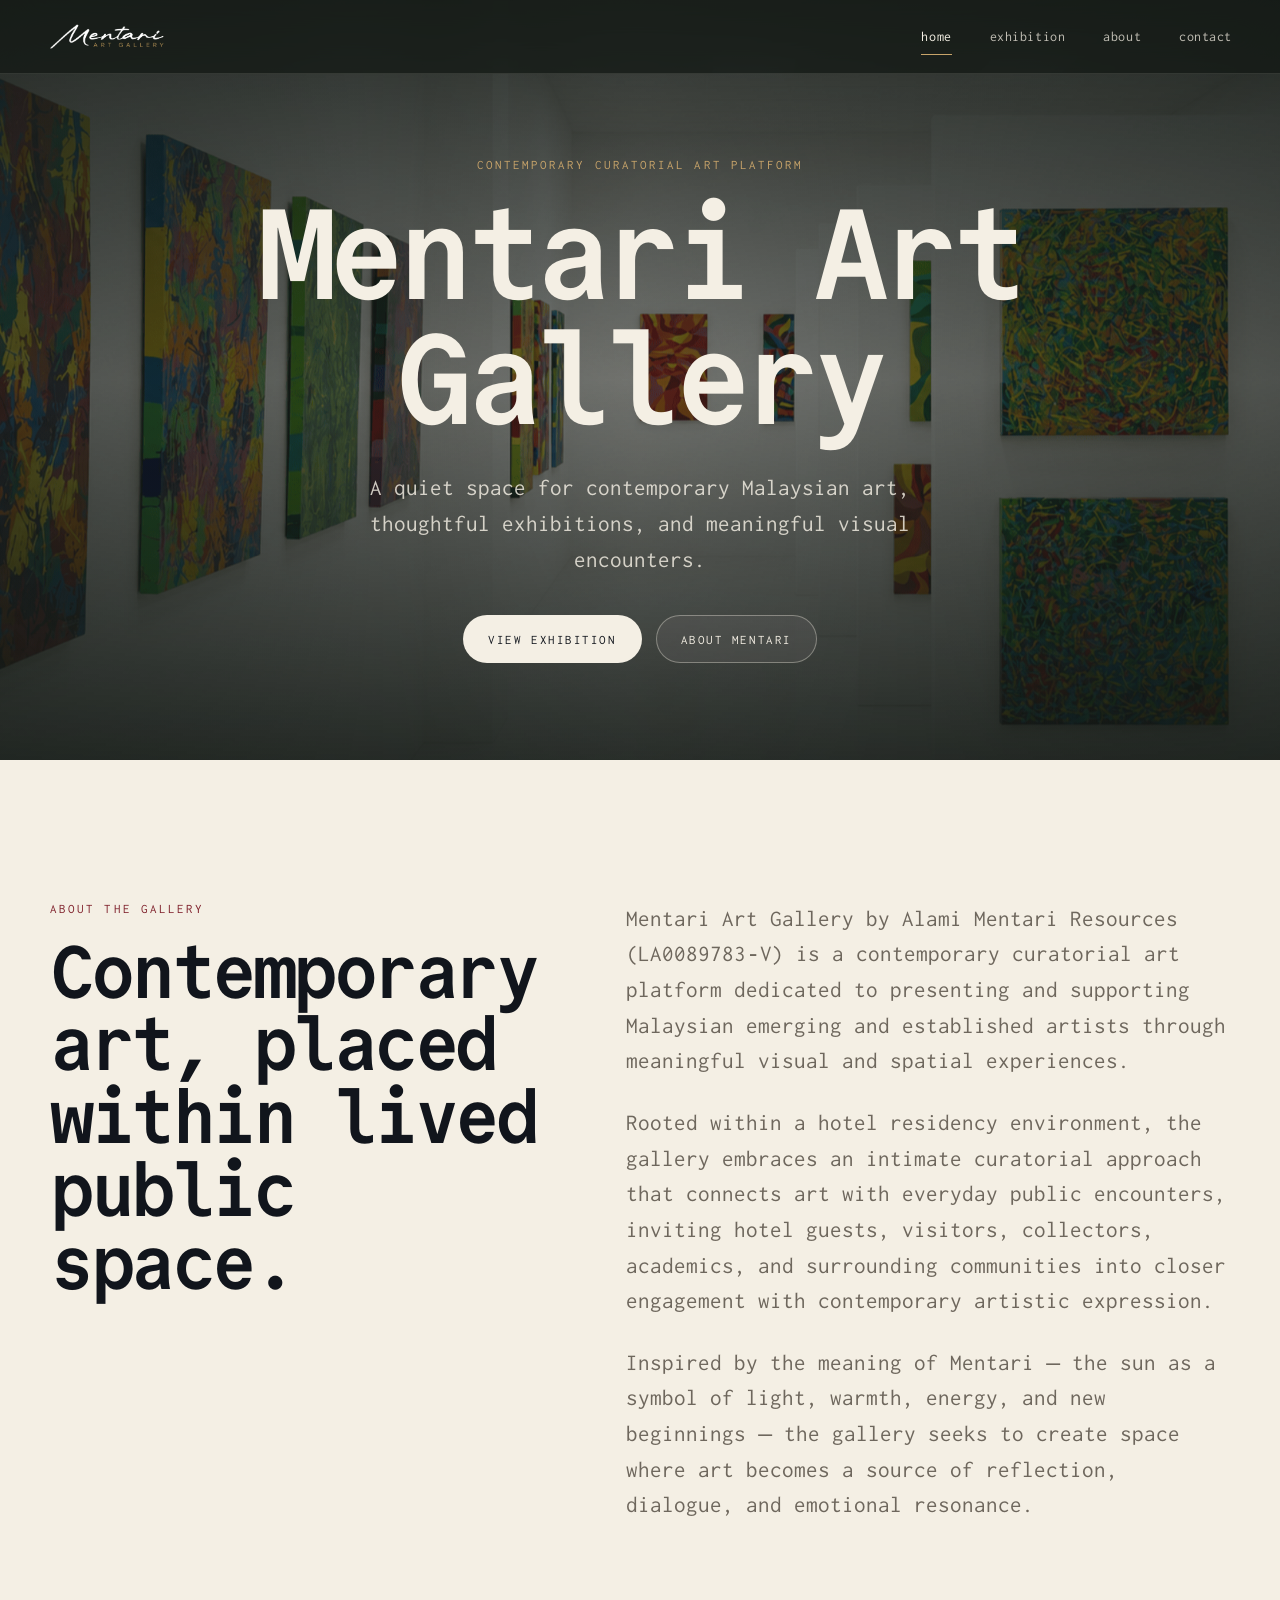
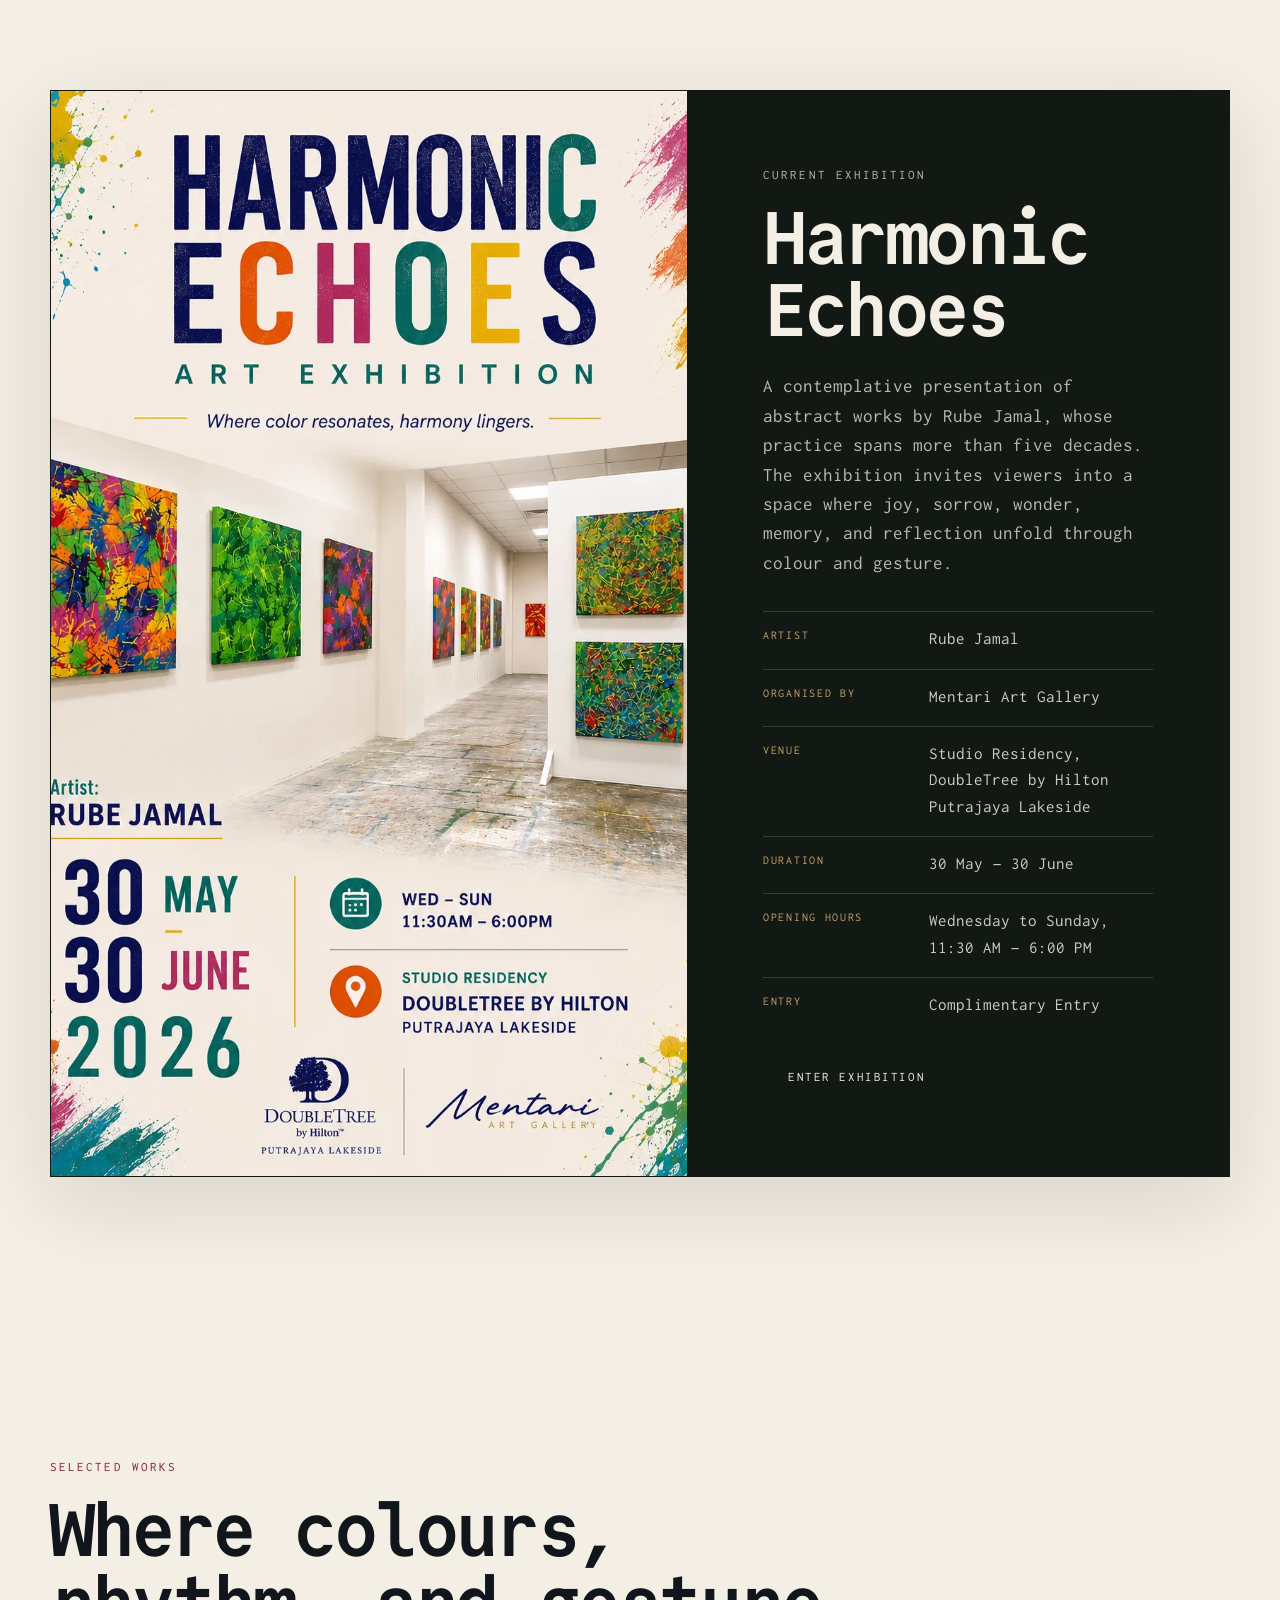
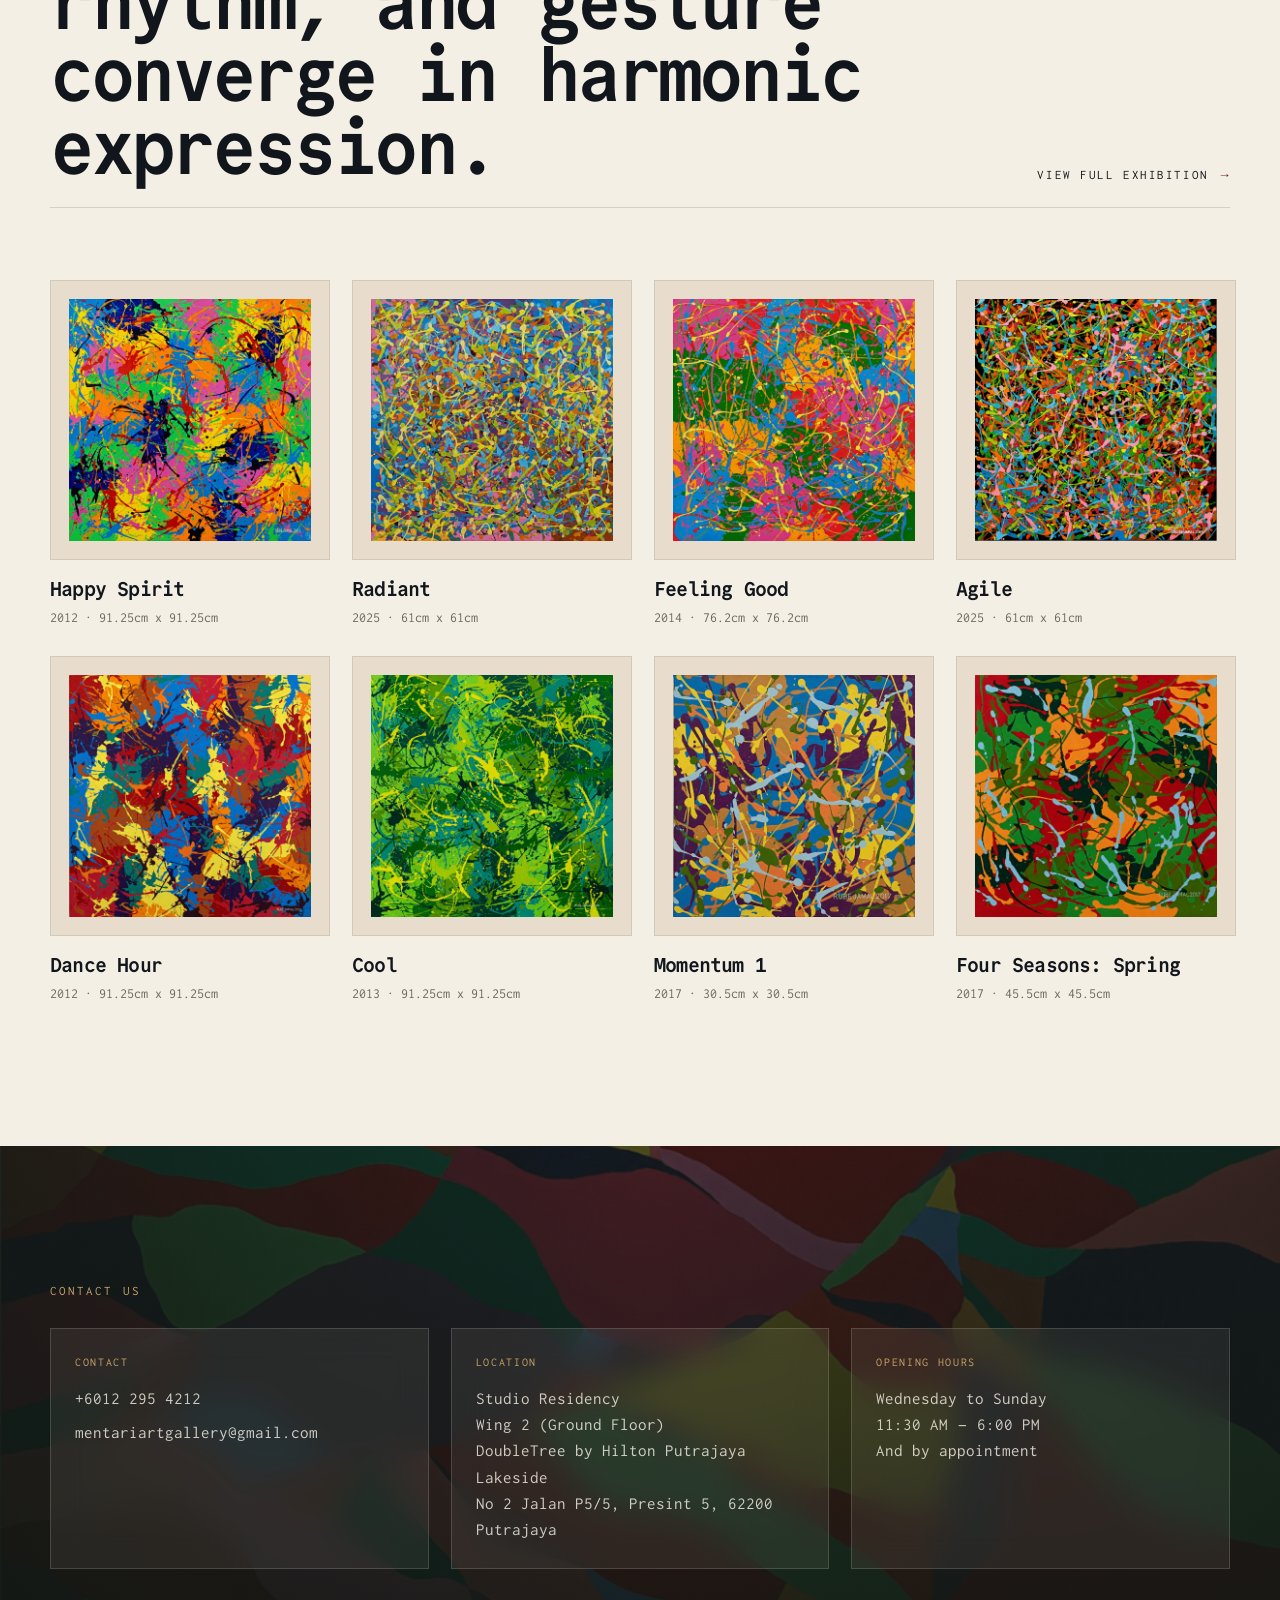
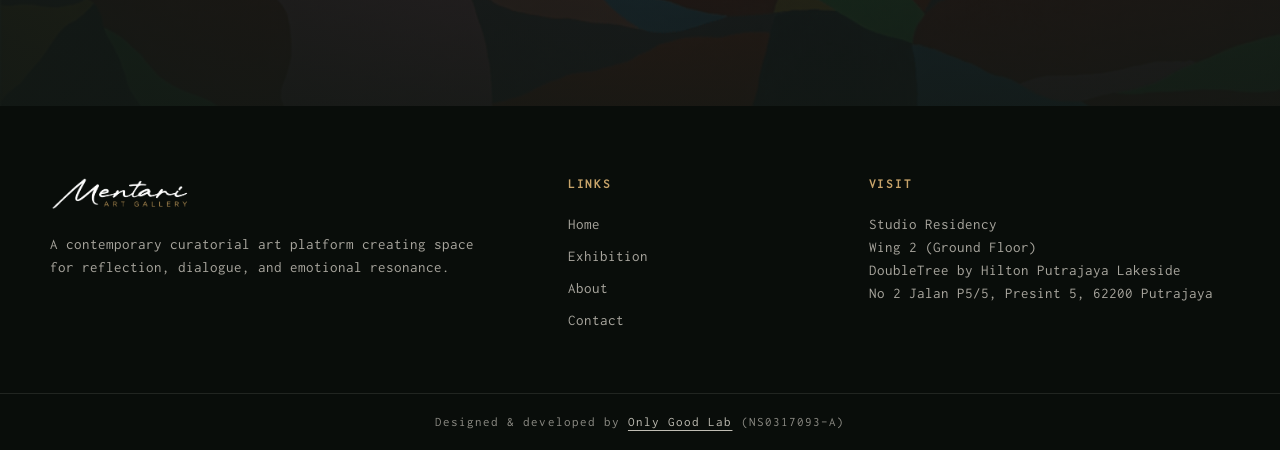
<file: index.html>
<!DOCTYPE html>
<html lang="en">
<head>
  <meta charset="UTF-8" />
  <meta name="viewport" content="width=device-width, initial-scale=1.0" />
  <title>Mentari Art Gallery | Harmonic Echoes</title>
  <meta name="description" content="Mentari Art Gallery presents Harmonic Echoes, an exhibition of abstract works by Rube Jamal at Studio Residency, DoubleTree by Hilton Putrajaya Lakeside." />

  <link rel="icon" href="img/logo.png" />
  <link rel="stylesheet" href="css/style.css" />
</head>
<body>
  <header class="site-header" data-header>
    <a href="index.html" class="brand" aria-label="Mentari Art Gallery home">
      <img src="img/logo.png" alt="Mentari Art Gallery" />
    </a>

<button class="nav-toggle" type="button" aria-label="Open menu" aria-expanded="false" data-nav-toggle>
  <img src="img/menu-open.png" alt="" class="menu-icon menu-icon-open" />
  <img src="img/menu-close.png" alt="" class="menu-icon menu-icon-close" />
</button>

<nav class="site-nav" data-nav>
  <a href="index.html" class="active">home</a>
  <a href="exhibition.html">exhibition</a>
  <a href="#about">about</a>
  <a href="#visit">contact</a>
</nav>
  </header>

  <main>
<section class="hero home-hero">
  <div class="hero-bg hero-slideshow" aria-hidden="true">
    <div class="hero-slide-track hero-slide-track-desktop">
      <img class="hero-slide is-active" src="img/heroslide1.png" alt="" />
      <img class="hero-slide" src="img/heroslide2.png" alt="" />
      <img class="hero-slide" src="img/heroslide3.png" alt="" />
      <img class="hero-slide" src="img/heroslide4.png" alt="" />
    </div>

    <div class="hero-slide-track hero-slide-track-mobile">
      <img class="hero-slide is-active" src="img/mbheroslide1.png" alt="" />
      <img class="hero-slide" src="img/mbheroslide2.png" alt="" />
      <img class="hero-slide" src="img/mbheroslide3.png" alt="" />
    </div>
  </div>
  <div class="hero-overlay"></div>

  <div class="container hero-content hero-centered reveal">
<p class="eyebrow">Contemporary curatorial art platform</p>    <h1>Mentari Art Gallery</h1>
    <p class="hero-copy">
      A quiet space for contemporary Malaysian art, thoughtful exhibitions, and meaningful visual encounters.
    </p>
    <div class="hero-actions">
      <a href="exhibition.html" class="btn btn-light">View Exhibition</a>
      <a href="#about" class="btn btn-ghost-light">About Mentari</a>
    </div>
  </div>
</section>
    <section class="section about-section" id="about">
      <div class="container split-grid">
        <div class="section-kicker reveal">
          <p class="eyebrow dark">About the gallery</p>
          <h2>Contemporary art, placed within lived public space.</h2>
        </div>

        <div class="editorial-copy reveal">
          <p>Mentari Art Gallery by Alami Mentari Resources (LA0089783‑V) is a contemporary curatorial art platform dedicated to presenting and supporting Malaysian emerging and established artists through meaningful visual and spatial experiences.

          </p>
          <p>
            Rooted within a hotel residency environment, the gallery embraces an intimate curatorial approach that connects art with everyday public encounters, inviting hotel guests, visitors, collectors, academics, and surrounding communities into closer engagement with contemporary artistic expression.
          </p>
          <p></p>
            Inspired by the meaning of Mentari — the sun as a symbol of light, warmth, energy, and new beginnings — the gallery seeks to create space where art becomes a source of reflection, dialogue, and emotional resonance.
          </p>
        </div>
      </div>
    </section>

<section class="section feature-section" id="exhibition">
  <div class="container">
    <article class="exhibition-feature reveal">
      <div class="feature-image">
        <img src="img/exhibition.webp" alt="Harmonic Echoes exhibition view" loading="lazy" />
      </div>

      <div class="feature-panel">
        <p class="eyebrow">Current exhibition</p>
        <h2>Harmonic Echoes</h2>

        <div class="feature-mobile-image">
          <img src="img/exhibition.webp" alt="Harmonic Echoes exhibition view" loading="lazy" />
        </div>

        <p class="feature-description">
          A contemplative presentation of abstract works by Rube Jamal, whose practice spans more than five decades. The exhibition invites viewers into a space where joy, sorrow, wonder, memory, and reflection unfold through colour and gesture.
        </p>

        <dl class="info-list compact feature-info">
          <div>
            <dt>Artist</dt>
            <dd>Rube Jamal</dd>
          </div>

          <div>
            <dt>Organised by</dt>
            <dd>Mentari Art Gallery</dd>
          </div>

          <div>
            <dt>Venue</dt>
            <dd>Studio Residency, DoubleTree by Hilton Putrajaya Lakeside</dd>
          </div>

          <div>
            <dt>Duration</dt>
            <dd>30 May – 30 June</dd>
          </div>

          <div>
            <dt>Opening hours</dt>
            <dd>Wednesday to Sunday, 11:30 AM – 6:00 PM</dd>
          </div>

          <div>
            <dt>Entry</dt>
            <dd>Complimentary Entry</dd>
          </div>
        </dl>

        <a href="exhibition.html" class="btn btn-dark feature-cta">Enter Exhibition</a>
      </div>
    </article>
  </div>
</section>

    <section class="section selected-section" id="selected-works">
      <div class="container">
        <div class="section-head reveal">
          <div>
            <p class="eyebrow dark">Selected works</p>
            <h2>Where colours, rhythm, and gesture converge in harmonic expression.</h2>
          </div>
          <a href="exhibition.html#artworks" class="text-link">View Full Exhibition</a>
        </div>

        <div class="selected-grid" id="homeWorks" aria-live="polite"></div>
      </div>
    </section>

    <section class="visit-section" id="visit">
      <div class="visit-bg">
<img src="img/movement-series1.png" alt="" loading="lazy" />      </div>
      <div class="visit-overlay"></div>

      <div class="container visit-content reveal">
        <p class="eyebrow">Contact Us</p>
      

        <div class="visit-grid">
          <div>
            <span>Contact</span>
            <a href="tel:+60122954212">+6012 295 4212</a>
            <a href="mailto:mentariartgallery@gmail.com">mentariartgallery@gmail.com</a>
          </div>
          <div>
            <span>Location</span>
            <p>
              Studio Residency<br />
              Wing 2 (Ground Floor)<br />
              DoubleTree by Hilton Putrajaya Lakeside<br />
              No 2 Jalan P5/5, Presint 5, 62200 Putrajaya
            </p>
          </div>
          <div>
            <span>Opening Hours</span>
            <p>
              Wednesday to Sunday<br />
              11:30 AM – 6:00 PM<br />
              And by appointment
            </p>
          </div>
        </div>
      </div>
    </section>
  </main>

  <footer class="site-footer">
    <div class="container footer-grid">
      <div>
        <img src="img/logo.png" alt="Mentari Art Gallery" class="footer-logo" />
        <p>
          A contemporary curatorial art platform creating space for reflection, dialogue, and emotional resonance.
        </p>
      </div>

      <div>
        <h3>Links</h3>
        <a href="index.html">Home</a>
        <a href="exhibition.html">Exhibition</a>
        <a href="#about">About</a>
        <a href="#visit">Contact</a>
      </div>

      <div>
        <h3>Visit</h3>
        <p>
          Studio Residency<br />
          Wing 2 (Ground Floor)<br />
          DoubleTree by Hilton Putrajaya Lakeside<br />
          No 2 Jalan P5/5, Presint 5, 62200 Putrajaya
        </p>
      </div>
    </div>

    <div class="footer-bottom">
      <p>Designed &amp; developed by <a href="https://www.instagram.com/onlygoodlab/" target="_blank" rel="noopener noreferrer">Only Good Lab</a> (NS0317093-A)</p>
    </div>
  </footer>

  <script src="js/artworks.js"></script>
  <script src="js/main.js"></script>
</body>
</html>
</file>
<file: css/style.css>
/*
  Mentari Art Gallery
  Cleaned stylesheet generated from style(93).css.
  Duplicate selector overrides were consolidated while preserving the latest cascade rules.
*/

@font-face {
  font-family: "Commit Mono";
  src: url("../fonts/CommitMono-400-Regular.otf") format("opentype");
  font-weight: 400;
  font-style: normal;
  font-display: swap;
}

@font-face {
  font-family: "Commit Mono";
  src: url("../fonts/CommitMono-700-Regular.otf") format("opentype");
  font-weight: 700;
  font-style: normal;
  font-display: swap;
}

@font-face {
  font-family: "Commit Mono";
  src: url("../fonts/CommitMono-400-Italic.otf") format("opentype");
  font-weight: 400;
  font-style: italic;
  font-display: swap;
}

@font-face {
  font-family: "Inconsolata";
  src: url("../fonts/Inconsolata.otf") format("opentype");
  font-weight: 400;
  font-style: normal;
  font-display: swap;
}

:root {
  --bg-main: #F4EFE4;
  --bg-soft: #E8DDCC;
  --text-main: #11151C;
  --text-muted: #6E675D;
  --dark-section: #121814;
  --accent-gold: #C8A46A;
  --accent-red: #7E1F2A;
  --font-heading: "Commit Mono", monospace;
  --font-body: "Inconsolata", monospace;
  --container: min(1180px, calc(100vw - 40px));
  --line-soft: rgba(17, 21, 28, 0.14);
  --line-light: rgba(244, 239, 228, 0.16);
  --shadow-soft: 0 24px 80px rgba(17, 21, 28, 0.12);
}

* {
  box-sizing: border-box;
}

html {
  scroll-behavior: smooth;
}

body {
  margin: 0;
  background: var(--bg-main);
  color: var(--text-main);
  font-family: var(--font-body);
  font-size: 17px;
  line-height: 1.55;
  overflow-x: hidden;
}

body.nav-open,
body.modal-open {
  overflow: hidden;
}

img {
  display: block;
  max-width: 100%;
}

a {
  color: inherit;
  text-decoration: none;
}

button {
  font: inherit;
}

.container {
  width: var(--container);
  margin: 0 auto;
}

.site-header {
  position: fixed;
  z-index: 100;
  top: 0;
  left: 0;
  width: 100%;
  height: 74px;
  padding: 0 clamp(18px, 4vw, 48px);
  display: flex;
  align-items: center;
  justify-content: space-between;
  color: var(--bg-main);
  border-bottom: 1px solid rgba(244, 239, 228, 0.12);
  background: rgba(18, 24, 20, 0.72);
  backdrop-filter: blur(18px);
  transition: background 280ms ease, border-color 280ms ease;
}

.site-header.is-scrolled {
  background: rgba(18, 24, 20, 0.94);
  border-color: rgba(200, 164, 106, 0.2);
}

.brand {
  display: inline-flex;
  align-items: center;
  width: 118px;
  min-height: 34px;
}

.brand img {
  width: 100%;
  max-height: 34px;
  object-fit: contain;
}

.site-nav {
  display: flex;
  align-items: center;
  gap: clamp(18px, 3vw, 38px);
  font-size: 14px;
  letter-spacing: 0.04em;
  text-transform: lowercase;
}

.site-nav a {
  position: relative;
  color: rgba(244, 239, 228, 0.76);
  transition: color 220ms ease;
}

.site-nav a::after {
  content: "";
  position: absolute;
  left: 0;
  bottom: -8px;
  width: 100%;
  height: 1px;
  background: var(--accent-gold);
  transform: scaleX(0);
  transform-origin: right;
  transition: transform 260ms ease;
}

.site-nav a:hover,
.site-nav a.active {
  color: var(--bg-main);
}

.site-nav a:hover::after,
.site-nav a.active::after {
  transform: scaleX(1);
  transform-origin: left;
}

.nav-toggle {
  display: none;
  width: 46px;
  height: 46px;
  padding: 0;
  border: 0;
  border-radius: 0;
  background: transparent;
  cursor: pointer;
}

.menu-icon {
  width: 28px;
  height: 28px;
  margin: auto;
  object-fit: contain;
  pointer-events: none;
}

.menu-icon-close {
  display: none;
}

.nav-toggle.is-open .menu-icon-open {
  display: none;
}

.nav-toggle.is-open .menu-icon-close {
  display: block;
}

.hero {
  position: relative;
  min-height: 760px;
  display: flex;
  align-items: center;
  overflow: hidden;
  color: var(--bg-main);
}

.exhibition-hero {
  min-height: 680px;
}

.hero-bg,
.visit-bg,
.visit-bg img {
  position: absolute;
  inset: 0;
  width: 100%;
  height: 100%;
}

.hero-bg {
  overflow: hidden;
  background: var(--bg-main);
}

.hero-slide-track {
  position: absolute;
  inset: 0;
  width: 100%;
  height: 100%;
}

.hero-slide-track-mobile {
  display: none;
}

.hero-slide {
  position: absolute;
  inset: 0;
  width: 100%;
  height: 100%;
  object-fit: cover;
  opacity: 0;
  transform: scale(1.03);
  transition: opacity 1200ms ease, transform 6500ms ease;
  will-change: opacity, transform;
}

.hero-slide.is-active {
  opacity: 1;
  transform: scale(1.08);
}

.visit-bg img {
  object-fit: cover;
}

.hero-overlay {
  position: absolute;
  inset: 0;
  background: linear-gradient(90deg, rgba(18, 24, 20, 0.62), rgba(18, 24, 20, 0.42), rgba(18, 24, 20, 0.62)),
    linear-gradient(180deg, rgba(18, 24, 20, 0.78), rgba(18, 24, 20, 0.24), rgba(18, 24, 20, 0.82));
}

.hero-content {
  position: relative;
  z-index: 2;
  max-width: 820px;
  padding-top: 60px;
}

.hero-centered {
  max-width: 980px;
  margin: 0 auto;
  text-align: center;
}

.hero-centered .hero-copy {
  margin-left: auto;
  margin-right: auto;
}

.hero-centered .hero-actions {
  justify-content: center;
}

.eyebrow {
  margin: 0 0 18px;
  color: var(--accent-gold);
  font-size: 13px;
  letter-spacing: 0.16em;
  line-height: 1.3;
  text-transform: uppercase;
}

.eyebrow.dark {
  color: var(--accent-red);
}

h1,
h2,
h3 {
  font-family: var(--font-heading);
  line-height: 0.98;
  letter-spacing: -0.06em;
}

h1 {
  max-width: 980px;
  margin: 0;
  font-size: clamp(58px, 10vw, 138px);
  font-weight: 700;
}

h2 {
  margin: 0;
  font-size: clamp(38px, 5.8vw, 82px);
  font-weight: 700;
}

h3 {
  margin: 0;
  font-size: clamp(24px, 3vw, 38px);
}

.hero-copy {
  max-width: 590px;
  margin: 28px 0 0;
  color: rgba(244, 239, 228, 0.82);
  font-size: clamp(18px, 2vw, 23px);
}

.hero-actions {
  display: flex;
  flex-wrap: wrap;
  gap: 14px;
  margin-top: 38px;
}

.btn {
  display: inline-flex;
  align-items: center;
  justify-content: center;
  min-height: 48px;
  padding: 14px 24px;
  border-radius: 999px;
  border: 1px solid transparent;
  font-size: 13px;
  letter-spacing: 0.12em;
  line-height: 1;
  text-transform: uppercase;
  transition: transform 220ms ease, background 220ms ease, color 220ms ease, border-color 220ms ease;
}

.btn:hover {
  transform: translateY(-3px);
}

.btn-light {
  background: var(--bg-main);
  color: var(--text-main);
}

.btn-ghost-light {
  color: var(--bg-main);
  border-color: rgba(244, 239, 228, 0.36);
  background: rgba(244, 239, 228, 0.06);
}

.btn-dark {
  background: var(--dark-section);
  color: var(--bg-main);
}

.text-link {
  display: inline-flex;
  align-items: center;
  color: var(--text-main);
  font-size: 13px;
  letter-spacing: 0.12em;
  text-transform: uppercase;
  white-space: nowrap;
}

.text-link::after {
  content: "→";
  margin-left: 12px;
  color: var(--accent-red);
}

.section {
  padding: clamp(80px, 11vw, 150px) 0;
}

.split-grid {
  display: grid;
  grid-template-columns: 0.85fr 1.15fr;
  gap: clamp(42px, 7vw, 110px);
  align-items: start;
}

.section-kicker h2 {
  max-width: 700px;
}

.editorial-copy {
  max-width: 720px;
  color: var(--text-muted);
  font-size: clamp(19px, 2vw, 23px);
}

.editorial-copy p {
  margin: 0;
}

.editorial-copy p + p {
  margin-top: 26px;
}

.feature-section {
  padding-top: 0;
}

.exhibition-feature {
  display: grid;
  grid-template-columns: 1.08fr 0.92fr;
  min-height: 700px;
  overflow: hidden;
  border: 1px solid var(--line-soft);
  background: var(--dark-section);
  color: var(--bg-main);
  box-shadow: var(--shadow-soft);
}

.feature-image {
  min-height: 480px;
  background: var(--dark-section);
}

.feature-image img {
  width: 100%;
  height: 100%;
  min-height: 100%;
  object-fit: cover;
}

.feature-panel {
  padding: clamp(38px, 6vw, 76px);
  align-self: center;
}

.feature-panel p {
  color: rgba(244, 239, 228, 0.75);
}

.feature-panel > p:not(.eyebrow) {
  margin: 24px 0 34px;
  max-width: 560px;
  font-size: 19px;
}

.info-list {
  display: grid;
  gap: 16px;
  margin: 0;
}

.info-list.compact {
  margin-bottom: 34px;
}

.info-list div {
  display: grid;
  grid-template-columns: 150px 1fr;
  gap: 16px;
  padding-top: 14px;
  border-top: 1px solid var(--line-light);
}

.info-list dt {
  color: var(--accent-gold);
  font-size: 12px;
  letter-spacing: 0.14em;
  text-transform: uppercase;
}

.info-list dd {
  margin: 0;
  color: rgba(244, 239, 228, 0.84);
}

.section-head {
  display: flex;
  justify-content: space-between;
  gap: 28px;
  align-items: end;
  margin-bottom: clamp(38px, 6vw, 72px);
  padding-bottom: 22px;
  border-bottom: 1px solid var(--line-soft);
}

.section-head h2 {
  max-width: 850px;
}

.section-head > p {
  max-width: 420px;
  margin: 0;
  color: var(--text-muted);
  font-size: 18px;
}

.selected-grid,
.artwork-grid {
  display: grid;
  gap: 28px;
}

.selected-grid {
  grid-template-columns: repeat(4, 1fr);
}

.artwork-grid {
  grid-template-columns: repeat(3, 1fr);
}

.portrait-grid {
  grid-template-columns: repeat(4, 1fr);
}

.landscape-grid {
  grid-template-columns: repeat(2, 1fr);
}

.art-card {
  position: relative;
  min-width: 0;
  border: 0;
  padding: 0;
  background: transparent;
  text-align: left;
  color: inherit;
  cursor: pointer;
}

.art-card .art-image {
  position: relative;
  display: grid;
  place-items: center;
  min-height: 280px;
  padding: 18px;
  background: var(--bg-soft);
  border: 1px solid rgba(17, 21, 28, 0.1);
  overflow: hidden;
  transition: transform 260ms ease, border-color 260ms ease, background 260ms ease;
}

.art-card:hover .art-image {
  transform: translateY(-5px);
  border-color: rgba(126, 31, 42, 0.34);
  background: #efe6d7;
}

.art-card img {
  width: 100%;
  height: 100%;
  max-height: 420px;
  object-fit: contain;
}

.square-grid .art-image,
.selected-grid .art-image {
  aspect-ratio: 1 / 1;
}

.portrait-grid .art-image {
  aspect-ratio: 3 / 4;
}

.landscape-grid .art-image {
  aspect-ratio: 4 / 3;
}

.art-meta {
  padding-top: 18px;
}

.art-meta h3 {
  margin: 0;
  font-size: 20px;
  letter-spacing: -0.04em;
  line-height: 1.15;
}

.art-meta p {
  margin: 6px 0 0;
  color: var(--text-muted);
  font-size: 14px;
}

.visit-section {
  position: relative;
  min-height: 560px;
  display: flex;
  align-items: center;
  color: var(--bg-main);
  overflow: hidden;
}

.visit-overlay {
  position: absolute;
  inset: 0;
  background: linear-gradient(90deg, rgba(18, 24, 20, 0.88), rgba(18, 24, 20, 0.64), rgba(18, 24, 20, 0.78)),
    linear-gradient(180deg, rgba(18, 24, 20, 0.28), rgba(18, 24, 20, 0.88));
}

.visit-content {
  position: relative;
  z-index: 2;
  padding: 110px 0;
}

.visit-content h2 {
  max-width: 900px;
}

.visit-grid {
  display: grid;
  grid-template-columns: repeat(3, 1fr);
  gap: 22px;
  margin-top: 28px;
}

.visit-grid div {
  padding: 24px;
  border: 1px solid var(--line-light);
  background: rgba(244, 239, 228, 0.07);
  backdrop-filter: blur(16px);
}

.visit-grid span {
  display: block;
  margin-bottom: 14px;
  color: var(--accent-gold);
  font-size: 12px;
  letter-spacing: 0.14em;
  text-transform: uppercase;
}

.visit-grid p,
.visit-grid a {
  display: block;
  margin: 0;
  color: rgba(244, 239, 228, 0.82);
}

.visit-grid a + a {
  margin-top: 8px;
}

.statement-section {
  padding-bottom: 60px;
}

.notes-bg,
.notes-bg img,
.notes-overlay {
  position: absolute;
  inset: 0;
  width: 100%;
  height: 100%;
}

.notes-bg img {
  object-fit: cover;
}

.notes-overlay {
  background: linear-gradient(90deg, rgba(18, 24, 20, 0.92), rgba(18, 24, 20, 0.56), rgba(18, 24, 20, 0.86)),
    linear-gradient(180deg, rgba(18, 24, 20, 0.38), rgba(18, 24, 20, 0.88));
}

.notes-inner {
  position: relative;
  z-index: 2;
  width: 100%;
  display: grid;
  grid-template-columns: 1.05fr 0.95fr;
  gap: clamp(34px, 6vw, 86px);
  align-items: end;
  padding: clamp(34px, 6vw, 76px);
}

.notes-copy {
  max-width: 720px;
}

.notes-copy h2 {
  max-width: 760px;
  color: var(--bg-main);
}

.notes-copy p:not(.eyebrow) {
  max-width: 620px;
  margin: 26px 0 0;
  color: rgba(244, 239, 228, 0.78);
  font-size: clamp(18px, 2vw, 22px);
}

.notes-panel {
  padding: clamp(26px, 4vw, 42px);
  border: 1px solid rgba(244, 239, 228, 0.18);
  background: rgba(244, 239, 228, 0.08);
  backdrop-filter: blur(18px);
}

.notes-line {
  padding: 18px 0;
  border-top: 1px solid rgba(244, 239, 228, 0.16);
}

.notes-line:first-child {
  padding-top: 0;
  border-top: 0;
}

.notes-line:last-child {
  padding-bottom: 0;
}

.notes-line span {
  display: block;
  margin-bottom: 8px;
  color: var(--accent-gold);
  font-size: 12px;
  letter-spacing: 0.14em;
  text-transform: lowercase;
}

.notes-line strong {
  display: block;
  max-width: 420px;
  color: rgba(244, 239, 228, 0.9);
  font-family: var(--font-heading);
  font-size: clamp(18px, 2vw, 26px);
  line-height: 1.1;
  letter-spacing: -0.045em;
}

.dark-editorial {
  background: var(--dark-section);
  color: var(--bg-main);
}

.artist-gallery-grid {
  display: grid;
  grid-template-columns: 1fr 1fr;
  gap: clamp(38px, 7vw, 90px);
}

.artist-gallery-grid article {
  padding-top: 28px;
  border-top: 1px solid var(--line-light);
}

.artist-gallery-grid p:not(.eyebrow) {
  color: rgba(244, 239, 228, 0.72);
  font-size: 18px;
}

.archive-head {
  align-items: start;
}

.archive-group + .archive-group {
  margin-top: clamp(72px, 10vw, 120px);
}

.archive-label {
  display: flex;
  align-items: end;
  justify-content: space-between;
  gap: 28px;
  margin-bottom: 28px;
  padding-bottom: 18px;
  border-bottom: 1px solid var(--line-soft);
}

.archive-label span {
  color: var(--accent-red);
  font-size: 13px;
  letter-spacing: 0.14em;
}

.archive-label h3 {
  text-align: right;
}

.art-modal {
  position: fixed;
  inset: 0;
  z-index: 300;
  display: grid;
  place-items: center;
  padding: 22px;
  opacity: 0;
  visibility: hidden;
  transition: opacity 240ms ease, visibility 240ms ease;
}

.art-modal.is-open {
  opacity: 1;
  visibility: visible;
}

.modal-backdrop {
  position: absolute;
  inset: 0;
  background: rgba(18, 24, 20, 0.86);
  backdrop-filter: blur(12px);
}

.modal-card {
  position: relative;
  z-index: 2;
  width: min(1120px, 100%);
  max-height: calc(100vh - 44px);
  display: grid;
  grid-template-columns: 1.25fr 0.75fr;
  background: var(--bg-main);
  color: var(--text-main);
  box-shadow: 0 28px 120px rgba(0, 0, 0, 0.38);
  overflow: hidden;
}

.modal-image-wrap {
  display: grid;
  place-items: center;
  min-height: 520px;
  padding: 24px;
  background: var(--bg-soft);
}

.modal-image-wrap img {
  width: 100%;
  height: 100%;
  max-height: calc(100vh - 100px);
  object-fit: contain;
}

.modal-info {
  padding: clamp(28px, 5vw, 56px);
  align-self: center;
}

.modal-info h2 {
  margin-bottom: 28px;
  font-size: clamp(34px, 4vw, 58px);
}

.modal-info .info-list div {
  grid-template-columns: 110px 1fr;
  border-top-color: var(--line-soft);
}

.modal-info .info-list dd {
  color: var(--text-muted);
}

.modal-close {
  position: fixed;
  z-index: 4;
  top: 22px;
  right: 22px;
  min-height: 42px;
  padding: 12px 17px;
  border: 1px solid rgba(244, 239, 228, 0.28);
  border-radius: 999px;
  background: rgba(18, 24, 20, 0.78);
  color: var(--bg-main);
  font-size: 12px;
  letter-spacing: 0.12em;
  text-transform: uppercase;
  cursor: pointer;
}

.site-footer {
  background: #090d0a;
  color: var(--bg-main);
  padding: 72px 0 0;
}

.footer-grid {
  display: grid;
  grid-template-columns: 1.3fr 0.7fr 1fr;
  gap: 48px;
  padding-bottom: 60px;
}

.footer-logo {
  width: 140px;
  max-height: 42px;
  object-fit: contain;
  margin-bottom: 24px;
}

.footer-grid h3 {
  margin-bottom: 22px;
  color: var(--accent-gold);
  font-family: var(--font-body);
  font-size: 13px;
  letter-spacing: 0.14em;
  text-transform: uppercase;
}

.footer-grid p,
.footer-grid a {
  display: block;
  max-width: 430px;
  margin: 0;
  color: rgba(244, 239, 228, 0.68);
  font-size: 15px;
}

.footer-grid a + a {
  margin-top: 9px;
}

.footer-grid a:hover {
  color: var(--accent-gold);
}

.footer-bottom {
  padding: 18px 20px;
  border-top: 1px solid rgba(244, 239, 228, 0.1);
  text-align: center;
}

.footer-bottom p {
  margin: 0;
  color: rgba(244, 239, 228, 0.56);
  font-size: 13px;
  letter-spacing: 0.08em;
}

.footer-bottom a {
  color: rgba(244, 239, 228, 0.78);
  text-decoration: underline;
  text-underline-offset: 4px;
  transition: color 220ms ease;
}

.footer-bottom a:hover {
  color: var(--accent-gold);
}

.reveal {
  opacity: 0;
  transform: translateY(26px);
  transition: opacity 650ms ease, transform 650ms ease;
}

.reveal.is-visible {
  opacity: 1;
  transform: translateY(0);
}

@media (prefers-reduced-motion: reduce) {
  .hero-slide {
    transition: none;
    transform: none;
  }

  .hero-slide.is-active {
    transform: none;
  }
}

@media (max-width: 980px) {
  .site-nav a:hover,
.site-nav a.active {
    color: var(--accent-gold);
  }

  .hero,
  .exhibition-hero {
    min-height: 700px;
  }

  .split-grid,
  .exhibition-feature,
  .artist-gallery-grid,
  .footer-grid {
    grid-template-columns: 1fr;
  }

  .feature-panel {
    padding: 40px 24px;
  }

  .selected-grid,
  .artwork-grid,
  .portrait-grid {
    grid-template-columns: repeat(2, 1fr);
  }

  .landscape-grid {
    grid-template-columns: 1fr;
  }

  .visit-grid {
    grid-template-columns: 1fr;
  }

  .notes-inner {
    grid-template-columns: 1fr;
    align-items: start;
  }

  .section-head {
    display: block;
  }

  .section-head .text-link {
    margin-top: 22px;
  }

  .modal-card {
    grid-template-columns: 1fr;
    overflow-y: auto;
  }

  .modal-image-wrap {
    min-height: 380px;
  }

}

@media (max-width: 620px) {
  :root {
    --container: min(100% - 28px, 1180px);
  }

  body {
    font-size: 16px;
  }

  .brand {
    width: 104px;
  }

  .hero,
  .exhibition-hero {
    min-height: 640px;
  }

  .hero-slide-track-desktop {
    display: none;
  }

  .hero-slide-track-mobile {
    display: block;
  }

  .hero-content {
    padding-top: 40px;
  }

  h1 {
    font-size: clamp(48px, 17vw, 78px);
  }

  h2 {
    font-size: clamp(34px, 12vw, 56px);
  }

  .hero-copy {
    font-size: 18px;
  }

  .btn {
    width: 100%;
  }

  .section {
    padding: 72px 0;
  }

  .editorial-copy {
    font-size: 18px;
  }

  .selected-grid,
  .artwork-grid,
  .portrait-grid,
  .landscape-grid {
    grid-template-columns: 1fr;
    gap: 34px;
  }

  .art-card .art-image {
    min-height: 240px;
  }

  .info-list div,
  .modal-info .info-list div {
    grid-template-columns: 1fr;
    gap: 6px;
  }

  .feature-image {
    min-height: 320px;
  }

  .notes-inner {
    padding: 32px 20px;
  }

  .notes-panel {
    padding: 22px;
  }

  .notes-line strong {
    font-size: 18px;
  }

  .archive-label {
    align-items: start;
    display: block;
  }

  .archive-label h3 {
    margin-top: 10px;
    text-align: left;
  }

  .footer-grid {
    gap: 34px;
  }

  .hero-centered {
    max-width: 100%;
  }

  .hero-centered h1 {
    max-width: 460px;
    margin-left: auto;
    margin-right: auto;
    font-size: clamp(48px, 15vw, 72px);
    line-height: 0.92;
  }

  .hero-centered .hero-copy {
    max-width: 420px;
    font-size: 16px;
    line-height: 1.55;
  }

  .hero-actions {
    width: 100%;
    gap: 12px;
  }

}

@media (max-width: 980px) {
  .site-header {
    height: 68px;
    z-index: 9999;
  }

  body.nav-open .site-header {
    background: #121814;
    border-bottom: 0;
  }

  body.nav-open .brand {
    opacity: 0;
    pointer-events: none;
  }

  .nav-toggle {
    display: grid;
    place-items: center;
    position: relative;
    z-index: 10002;
    width: 44px;
    height: 44px;
    padding: 0;
    border: 0;
    border-radius: 0;
    background: transparent;
  }

  .menu-icon {
    width: 30px;
    height: 30px;
    object-fit: contain;
  }

  .site-nav {
    position: fixed;
    inset: 0;
    z-index: 10000;
    display: flex;
    flex-direction: column;
    align-items: center;
    justify-content: center;
    gap: 14px;
    padding: 130px 24px 48px;
    background: #121814;
    opacity: 0;
    visibility: hidden;
    transform: translateY(-10px);
    transition: opacity 260ms ease,
      visibility 260ms ease,
      transform 260ms ease;
    top: 0;
    left: 0;
    width: 100vw;
    height: 100dvh;
    min-height: 100vh;
    pointer-events: none;
  }

  .site-nav.is-open {
    opacity: 1;
    visibility: visible;
    transform: translateY(0);
    pointer-events: auto;
  }

  .site-nav a {
    width: min(100%, 340px);
    padding: 18px 16px;
    border-bottom: 1px solid rgba(244, 239, 228, 0.16);
    color: rgba(244, 239, 228, 0.78);
    font-family: var(--font-body);
    font-size: 20px;
    letter-spacing: 0.08em;
    line-height: 1;
    text-align: center;
    text-transform: lowercase;
  }

  .site-nav a.active,
  .site-nav a:hover {
    color: var(--accent-gold);
  }

  .site-nav a::after {
    display: none;
  }

}

@media (max-width: 620px) {
  .home-hero .eyebrow {
    text-transform: none;
    letter-spacing: 0.08em;
    font-size: 13px;
    line-height: 1.4;
  }

  .home-hero .hero-actions {
    width: auto;
    justify-content: center;
    gap: 10px;
    margin-top: 30px;
  }

  .home-hero .btn {
    width: auto;
    min-width: 155px;
    min-height: 42px;
    padding: 12px 18px;
    font-size: 13px;
    letter-spacing: 0.04em;
    text-transform: none;
  }

  .about-section {
    padding-top: 64px;
    padding-bottom: 76px;
  }

  .about-section .split-grid {
    gap: 38px;
  }

  .about-section .eyebrow {
    margin-bottom: 18px;
    font-size: 12px;
    letter-spacing: 0.12em;
  }

  .about-section .section-kicker h2 {
    max-width: 430px;
    font-size: clamp(34px, 10vw, 44px);
    line-height: 1.02;
    letter-spacing: -0.055em;
  }

  .about-section .editorial-copy {
    display: flex;
    flex-direction: column;
    gap: 30px;
    max-width: 100%;
    font-size: 15.5px;
    line-height: 1.7;
  }

  .about-section .editorial-copy p {
    width: 82%;
    margin: 0;
    color: rgba(17, 21, 28, 0.72);
  }

  .about-section .editorial-copy p:nth-child(2) {
    margin-left: auto;
    text-align: right;
  }

  .about-section .editorial-copy p:nth-child(3) {
    margin-right: auto;
  }

  .about-section .editorial-copy p + p {
    margin-top: 0;
  }

}

.feature-mobile-image {
  display: none;
}

@media (max-width: 620px) {
  .feature-section {
    padding-top: 0;
    padding-bottom: 78px;
  }

  .feature-section .container {
    width: calc(100% - 32px);
  }

  .exhibition-feature {
    display: block;
    min-height: auto;
    border: 0;
    background: transparent;
    box-shadow: none;
    color: var(--text-main);
  }

  .exhibition-feature > .feature-image {
    display: none;
  }

  .feature-panel {
    padding: 0;
    background: transparent;
    color: var(--text-main);
  }

  .feature-panel .eyebrow {
    margin-bottom: 12px;
    color: var(--accent-red);
    font-size: 12px;
    letter-spacing: 0.1em;
    text-transform: none;
  }

  .feature-panel h2 {
    max-width: 100%;
    color: var(--text-main);
    font-size: clamp(34px, 9.4vw, 46px);
    line-height: 1;
    letter-spacing: -0.065em;
    white-space: nowrap;
  }

  .feature-mobile-image {
    display: block;
    width: min(78%, 320px);
    margin: 28px auto 30px;
  }

  .feature-mobile-image img {
    width: 100%;
    height: auto;
    object-fit: contain;
  }

  .feature-description {
    display: none;
  }

  .feature-info dt {
    margin-bottom: 5px;
    color: var(--accent-red);
    font-size: 10.5px;
    line-height: 1.2;
    letter-spacing: 0.08em;
    text-transform: none;
  }

  .feature-info dd {
    margin: 0;
    color: rgba(17, 21, 28, 0.76);
    font-size: 13px;
    line-height: 1.35;
  }

  .feature-panel .feature-cta:hover {
    background: var(--dark-section);
    color: var(--bg-main);
  }

  .feature-info {
    display: flex;
    flex-wrap: wrap;
    column-gap: 18px;
    row-gap: 22px;
    max-width: 100%;
    margin: 0 auto 34px;
    width: min(100%, 390px);
  }

  .feature-info div {
    width: calc(50% - 9px);
    display: block;
    padding: 0;
    border: 0;
    text-align: left;
  }

  .feature-panel .feature-cta {
    width: fit-content;
    min-width: 160px;
    min-height: 46px;
    padding: 13px 22px;
    border: 1px solid rgba(17, 21, 28, 0.34);
    border-radius: 999px;
    background: transparent;
    color: var(--text-main);
    font-size: 13px;
    letter-spacing: 0.04em;
    text-transform: none;
    display: flex;
    margin: 0 auto;
  }

  .selected-section {
    padding-top: 76px;
    padding-bottom: 82px;
    overflow: hidden;
  }

  .selected-section .section-head {
    margin-bottom: 34px;
    padding-bottom: 20px;
  }

  .selected-section .section-head h2 {
    max-width: 390px;
    font-size: clamp(34px, 10.4vw, 46px);
    line-height: 1.02;
    letter-spacing: -0.06em;
  }

  .selected-grid {
    display: flex;
    gap: 18px;
    overflow-x: auto;
    overflow-y: hidden;
    scroll-snap-type: none;
    scroll-behavior: auto;
    padding: 4px 0 8px;
    margin: 0;
    -webkit-overflow-scrolling: touch;
    scrollbar-width: none;
    touch-action: pan-x;
  }

  .selected-grid::-webkit-scrollbar {
    display: none;
  }

  .selected-grid .art-card {
    flex: 0 0 78%;
    max-width: 360px;
    scroll-snap-align: none;
  }

  .selected-grid .art-card .art-image {
    min-height: auto;
    aspect-ratio: 1 / 1;
    padding: 14px;
  }

  .selected-grid .art-card img {
    max-height: none;
  }

  .selected-grid .art-meta {
    padding-top: 14px;
  }

  .selected-grid .art-meta h3 {
    font-size: 18px;
    line-height: 1.15;
  }

  .selected-grid .art-meta p {
    font-size: 13px;
  }

  .visit-section {
    position: relative;
    min-height: auto;
    overflow: hidden;
  }

  .visit-section .visit-bg {
    display: none;
  }

  .visit-section::before {
    content: "";
    position: absolute;
    inset: 0;
    background: url("../img/movement-series1.png") center center / cover no-repeat;
  }

  .visit-section::after {
    content: "";
    position: absolute;
    inset: 0;
    background: linear-gradient(180deg, rgba(18, 24, 20, 0.72), rgba(18, 24, 20, 0.82)),
      linear-gradient(90deg, rgba(18, 24, 20, 0.58), rgba(18, 24, 20, 0.38));
  }

  .visit-content {
    padding: 72px 0 82px;
    position: relative;
    z-index: 2;
  }

  .visit-content .eyebrow {
    margin-bottom: 14px;
    font-size: 12px;
    letter-spacing: 0.1em;
    text-transform: none;
  }

  .visit-content h2 {
    max-width: 360px;
    font-size: clamp(36px, 11vw, 50px);
    line-height: 0.98;
    letter-spacing: -0.06em;
  }

  .visit-grid {
    display: grid;
    grid-template-columns: 1fr;
    gap: 18px;
    margin-top: 24px;
  }

  .visit-grid div {
    padding: 22px 20px;
    position: relative;
    overflow: hidden;
    min-height: 150px;
    border: 1px solid rgba(244, 239, 228, 0.14);
    background: rgba(18, 24, 20, 0.32);
    backdrop-filter: blur(10px);
  }

  .visit-grid div::before {
    content: "";
    position: absolute;
    inset: 0;
    background-size: cover;
    background-position: center;
    transform: scale(1.02);
  }

  .visit-grid div::after {
    content: "";
    position: absolute;
    inset: 0;
    background: linear-gradient(180deg, rgba(18, 24, 20, 0.72), rgba(18, 24, 20, 0.82));
  }

  .visit-grid div:nth-child(1)::before {
    background-image: url("../img/happy-spirit.png");
  }

  .visit-grid div:nth-child(2)::before {
    background-image: url("../img/feeling-good.png");
  }

  .visit-grid div:nth-child(3)::before {
    background-image: url("../img/radiant.png");
  }

  .visit-grid div > * {
    position: relative;
    z-index: 2;
  }

  .visit-grid span {
    margin-bottom: 12px;
    color: var(--accent-gold);
    font-size: 11px;
    letter-spacing: 0.12em;
    text-transform: none;
  }

  .visit-grid p,
  .visit-grid a {
    color: rgba(244, 239, 228, 0.9);
    font-size: 15px;
    line-height: 1.6;
  }

  .visit-grid a + a {
    margin-top: 8px;
  }

  .exhibition-hero {
    min-height: 610px;
  }

  .exhibition-hero .hero-content {
    max-width: 100%;
    padding-top: 36px;
  }

  .exhibition-hero .eyebrow {
    margin-bottom: 18px;
    font-size: 12px;
    letter-spacing: 0.1em;
    line-height: 1.4;
    text-transform: none;
  }

  .exhibition-hero h1 {
    max-width: 420px;
    font-size: clamp(48px, 15vw, 72px);
    line-height: 0.92;
    letter-spacing: -0.065em;
  }

  .exhibition-hero .hero-copy {
    max-width: 360px;
    margin-top: 26px;
    font-size: 16px;
    line-height: 1.55;
  }

  .statement-section {
    padding-top: 70px;
    padding-bottom: 76px;
  }

  .statement-section .split-grid {
    gap: 38px;
  }

  .statement-section .section-kicker h2 {
    max-width: 430px;
    font-size: clamp(34px, 10vw, 44px);
    line-height: 1.02;
    letter-spacing: -0.055em;
  }

  .statement-section .editorial-copy {
    display: flex;
    flex-direction: column;
    gap: 30px;
    max-width: 100%;
    font-size: 15.5px;
    line-height: 1.7;
  }

  .statement-section .editorial-copy p {
    width: 82%;
    margin: 0;
    color: rgba(17, 21, 28, 0.72);
  }

  .statement-section .editorial-copy p:nth-child(2) {
    margin-left: auto;
    text-align: right;
  }

  .statement-section .editorial-copy p + p {
    margin-top: 0;
  }

}

.exhibition-notes-section {
  position: relative;
  overflow: hidden;
  padding: 88px 0 96px;
  background: #050505 !important;
  color: var(--bg-main);
}

.exhibition-notes-section .notes-collage {
  position: absolute;
  inset: 0;
  display: grid;
  grid-template-columns: repeat(3, 1fr);
  gap: 14px;
  padding: 14px;
  opacity: 0.62;
  pointer-events: none;
  filter: saturate(1.15) contrast(1.05);
}

.exhibition-notes-section .notes-tile {
  aspect-ratio: 1 / 1;
  overflow: hidden;
  opacity: 1;
}

.exhibition-notes-section .notes-tile img {
  width: 100%;
  height: 100%;
  object-fit: cover;
}

.exhibition-notes-section .notes-tile:nth-child(1) {
  transform: rotate(-3deg);
}

.exhibition-notes-section .notes-tile:nth-child(2) {
  transform: rotate(2deg);
}

.exhibition-notes-section .notes-tile:nth-child(3) {
  transform: rotate(-1deg);
}

.exhibition-notes-section .notes-tile:nth-child(4) {
  transform: rotate(3deg);
}

.exhibition-notes-section .notes-tile:nth-child(5) {
  transform: rotate(-2deg);
}

.exhibition-notes-section .notes-tile:nth-child(6) {
  transform: rotate(2deg);
}

.exhibition-notes-section .notes-tile:nth-child(7) {
  transform: rotate(-3deg);
}

.exhibition-notes-section .notes-tile:nth-child(8) {
  transform: rotate(3deg);
}

.exhibition-notes-section .notes-tile:nth-child(9) {
  transform: rotate(-1deg);
}

.exhibition-notes-section .notes-overlay {
  position: absolute;
  inset: 0;
  background: linear-gradient(180deg, rgba(0, 0, 0, 0.46), rgba(0, 0, 0, 0.58)),
    radial-gradient(circle at center, rgba(0, 0, 0, 0.14), rgba(0, 0, 0, 0.44)) !important;
}

.exhibition-notes-content {
  position: relative;
  z-index: 2;
  text-align: center;
}

.exhibition-notes-content .notes-copy {
  max-width: 760px;
  margin: 0 auto;
}

.exhibition-notes-content .notes-copy .eyebrow {
  color: var(--accent-gold);
  text-transform: none;
}

.exhibition-notes-content .notes-copy h2 {
  max-width: 760px;
  margin-left: auto;
  margin-right: auto;
  color: var(--bg-main);
}

.exhibition-notes-content .notes-copy p:not(.eyebrow) {
  max-width: 660px;
  margin: 24px auto 0;
  color: rgba(244, 239, 228, 0.9);
}

.notes-facts {
  width: min(100%, 980px);
  margin: 42px auto 0;
}

.notes-facts-row {
  display: grid;
  justify-content: center;
  gap: 20px;
}

.notes-facts-row-top {
  grid-template-columns: repeat(3, minmax(0, 1fr));
}

.notes-facts-row-bottom {
  grid-template-columns: repeat(4, minmax(0, 1fr));
  margin-top: 20px;
}

.notes-fact {
  text-align: center;
}

.notes-fact span {
  display: block;
  margin-bottom: 7px;
  color: var(--accent-gold);
  font-size: 12px;
  letter-spacing: 0.1em;
  text-transform: none;
}

.notes-fact strong {
  display: block;
  color: rgba(244, 239, 228, 0.96);
  font-family: var(--font-heading);
  font-size: clamp(15px, 1.6vw, 21px);
  line-height: 1.3;
  letter-spacing: -0.03em;
}

@media (max-width: 620px) {
  .exhibition-notes-section {
    padding: 58px 0 66px;
  }

  .exhibition-notes-section .notes-collage {
    grid-template-columns: repeat(3, 1fr);
    gap: 8px;
    padding: 8px;
    opacity: 0.58;
  }

  .exhibition-notes-section .notes-overlay {
    background: linear-gradient(180deg, rgba(0, 0, 0, 0.44), rgba(0, 0, 0, 0.56)),
      radial-gradient(circle at center, rgba(0, 0, 0, 0.08), rgba(0, 0, 0, 0.38)) !important;
  }

  .exhibition-notes-content .notes-copy h2 {
    max-width: 100%;
    font-size: clamp(34px, 10vw, 44px);
    line-height: 1.02;
    letter-spacing: -0.055em;
  }

  .exhibition-notes-content .notes-copy p:not(.eyebrow) {
    font-size: 15.5px;
    line-height: 1.7;
  }

  .notes-facts {
    margin-top: 34px;
  }

  .notes-facts-row-top {
    grid-template-columns: repeat(3, 1fr);
    gap: 12px;
  }

  .notes-facts-row-bottom {
    grid-template-columns: repeat(4, 1fr);
    gap: 10px;
    margin-top: 16px;
  }

  .notes-fact span {
    font-size: 9px;
  }

  .notes-fact strong {
    font-size: 11px;
  }

}

.about-slider-dots {
  display: none;
}

@media (max-width: 620px) {
  .dark-editorial {
    padding-top: 74px;
    padding-bottom: 82px;
    overflow: hidden;
  }

  .artist-gallery-grid {
    width: calc(100% - 32px);
    display: flex;
    grid-template-columns: none;
    gap: 0;
    overflow-x: auto;
    overflow-y: hidden;
    scroll-snap-type: x mandatory;
    scroll-behavior: smooth;
    padding: 0;
    margin: 0 auto;
    -webkit-overflow-scrolling: touch;
    scrollbar-width: none;
  }

  .artist-gallery-grid::-webkit-scrollbar {
    display: none;
  }

  .artist-gallery-grid article {
    flex: 0 0 100%;
    max-width: 100%;
    scroll-snap-align: center;
    padding: 0 8px;
    border-top: 0;
    text-align: center;
  }

  .artist-gallery-grid article::after {
    content: none !important;
    display: none !important;
  }

  .artist-gallery-grid article .eyebrow {
    margin-bottom: 18px;
    font-size: 12px;
    letter-spacing: 0.1em;
    text-transform: none;
  }

  .artist-gallery-grid article h2 {
    max-width: 100%;
    margin-left: auto;
    margin-right: auto;
    font-size: clamp(38px, 11vw, 52px);
    line-height: 0.98;
    letter-spacing: -0.06em;
    text-align: center;
  }

  .artist-gallery-grid article p:not(.eyebrow) {
    max-width: 92%;
    margin-left: auto;
    margin-right: auto;
    color: rgba(244, 239, 228, 0.78);
    font-size: 15.5px;
    line-height: 1.7;
    text-align: center;
  }

  .artist-gallery-grid article p:not(.eyebrow) + p:not(.eyebrow) {
    margin-top: 22px;
  }

  .about-slider-dots {
    display: flex;
    justify-content: center;
    gap: 10px;
    margin-top: 34px;
  }

  .about-dot {
    width: 9px;
    height: 9px;
    padding: 0;
    border: 1px solid rgba(244, 239, 228, 0.58);
    border-radius: 999px;
    background: transparent;
    cursor: pointer;
  }

  .about-dot.is-active {
    background: var(--accent-gold);
    border-color: var(--accent-gold);
  }

  .archive-section {
    padding-top: 76px;
    padding-bottom: 88px;
    overflow: hidden;
  }

  .archive-intro {
    margin-bottom: 46px;
  }

  .archive-intro .eyebrow {
    margin-bottom: 14px;
    font-size: 12px;
    letter-spacing: 0.1em;
    text-transform: none;
  }

  .archive-intro h2 {
    max-width: 390px;
    font-size: clamp(34px, 10.5vw, 46px);
    line-height: 1.02;
    letter-spacing: -0.06em;
  }

  .archive-intro p:not(.eyebrow) {
    max-width: 340px;
    margin: 18px 0 0;
    color: rgba(17, 21, 28, 0.68);
    font-size: 15.5px;
    line-height: 1.65;
  }

  .archive-group {
    margin-top: 0;
  }

  .archive-group + .archive-group {
    margin-top: 68px;
  }

  .clean-label {
    display: block;
    margin-bottom: 22px;
    padding-bottom: 14px;
    border-bottom: 1px solid rgba(17, 21, 28, 0.14);
  }

  .clean-label span {
    display: none !important;
  }

  .clean-label h3 {
    max-width: 100%;
    margin: 0;
    font-size: clamp(28px, 8.8vw, 38px);
    line-height: 1;
    letter-spacing: -0.055em;
    text-align: left;
  }

  .artwork-slider {
    display: flex;
    gap: 18px;
    overflow-x: auto;
    overflow-y: hidden;
    padding: 0 0 14px;
    margin: 0;
    scroll-behavior: smooth;
    -webkit-overflow-scrolling: touch;
    scrollbar-width: none;
  }

  .artwork-slider::-webkit-scrollbar {
    display: none;
  }

  .artwork-slider .art-card {
    position: relative;
    flex: 0 0 76%;
    max-width: 340px;
    min-width: 0;
    display: block;
    text-align: left;
    overflow: visible;
  }

  .artwork-slider-square .art-image {
    aspect-ratio: 1 / 1;
  }

  .artwork-slider-portrait .art-card {
    flex-basis: 58%;
    max-width: 260px;
  }

  .artwork-slider-portrait .art-image {
    aspect-ratio: 3 / 4;
  }

  .archive-section .art-image {
    position: relative;
    display: grid;
    place-items: center;
    min-height: auto;
    padding: 12px;
    background: var(--bg-soft);
    border: 1px solid rgba(17, 21, 28, 0.12);
    overflow: hidden;
  }

  .archive-section .art-image img {
    width: 100%;
    height: 100%;
    max-height: none;
    object-fit: contain;
  }

  .archive-section .art-meta {
    position: static;
    display: block;
    padding-top: 13px;
    margin: 0;
    background: transparent;
    transform: none;
  }

  .archive-section .art-meta h3 {
    margin: 0;
    color: var(--text-main);
    font-size: 17px;
    line-height: 1.15;
    letter-spacing: -0.035em;
  }

  .archive-section .art-meta p {
    margin: 6px 0 0;
    color: rgba(17, 21, 28, 0.62);
    font-size: 12.5px;
    line-height: 1.35;
  }

  .artwork-landscape-feature {
    display: flex;
    justify-content: center;
  }

  .artwork-landscape-feature .art-card {
    width: min(100%, 370px);
    text-align: center;
  }

  .artwork-landscape-feature .art-image {
    aspect-ratio: 4 / 3;
  }

  .artwork-landscape-feature .art-meta {
    text-align: center;
  }

  .modal-close {
    top: 14px;
    right: 14px;
    min-height: 36px;
    padding: 10px 14px;
    font-size: 11px;
    z-index: 305;
    border-radius: 999px;
  }

  .art-modal {
    padding: 12px !important;
    align-items: center !important;
    justify-content: center !important;
    display: flex !important;
  }

  .modal-card {
    max-height: calc(100dvh - 24px) !important;
    width: calc(100vw - 24px) !important;
    display: flex !important;
    flex-direction: column !important;
    overflow: hidden !important;
    background: var(--bg-main) !important;
    color: var(--text-main) !important;
    overflow-y: auto;
    max-width: 470px !important;
    min-width: calc(100vw - 24px) !important;
    height: min(84dvh, 700px) !important;
  }

  .modal-image-wrap {
    min-height: 280px !important;
    padding: 16px 16px 0 !important;
    flex: 0 0 auto;
    height: 42% !important;
    background: var(--bg-main) !important;
    width: 100% !important;
    max-height: 320px !important;
    display: flex !important;
    align-items: center !important;
    justify-content: center !important;
  }

  .modal-image-wrap img {
    width: 100% !important;
    height: 100% !important;
    max-height: 100% !important;
    object-fit: contain !important;
    max-width: 100% !important;
  }

  .modal-info {
    padding: 18px 30px 26px !important;
    flex: 1 1 auto !important;
    min-height: 0 !important;
    overflow-y: auto !important;
    width: 100% !important;
    background: var(--bg-main) !important;
    overflow: visible;
  }

  .modal-info .eyebrow {
    margin-bottom: 10px;
    font-size: 11px;
    letter-spacing: 0.09em;
    text-transform: none;
    display: none !important;
  }

  .modal-info h2 {
    margin-bottom: 16px;
    font-size: clamp(28px, 8vw, 38px) !important;
    line-height: 1 !important;
    letter-spacing: -0.055em !important;
    margin: 0 0 18px !important;
    color: var(--text-main) !important;
  }

  .modal-info .info-list {
    gap: 0 !important;
    display: grid !important;
    margin: 0 !important;
  }

  .modal-info .info-list div {
    display: grid !important;
    grid-template-columns: 88px 1fr !important;
    gap: 12px !important;
    padding-top: 10px;
    border-top: 1px solid rgba(17, 21, 28, 0.14) !important;
    padding: 10px 0 !important;
  }

  .modal-info .info-list dt {
    font-size: 10px !important;
    letter-spacing: 0.09em !important;
    color: var(--accent-gold) !important;
    line-height: 1.2;
    text-transform: uppercase !important;
  }

  .modal-info .info-list dd {
    font-size: 13px !important;
    line-height: 1.35 !important;
    margin: 0 !important;
    color: rgba(17, 21, 28, 0.72) !important;
  }

}
</file>
